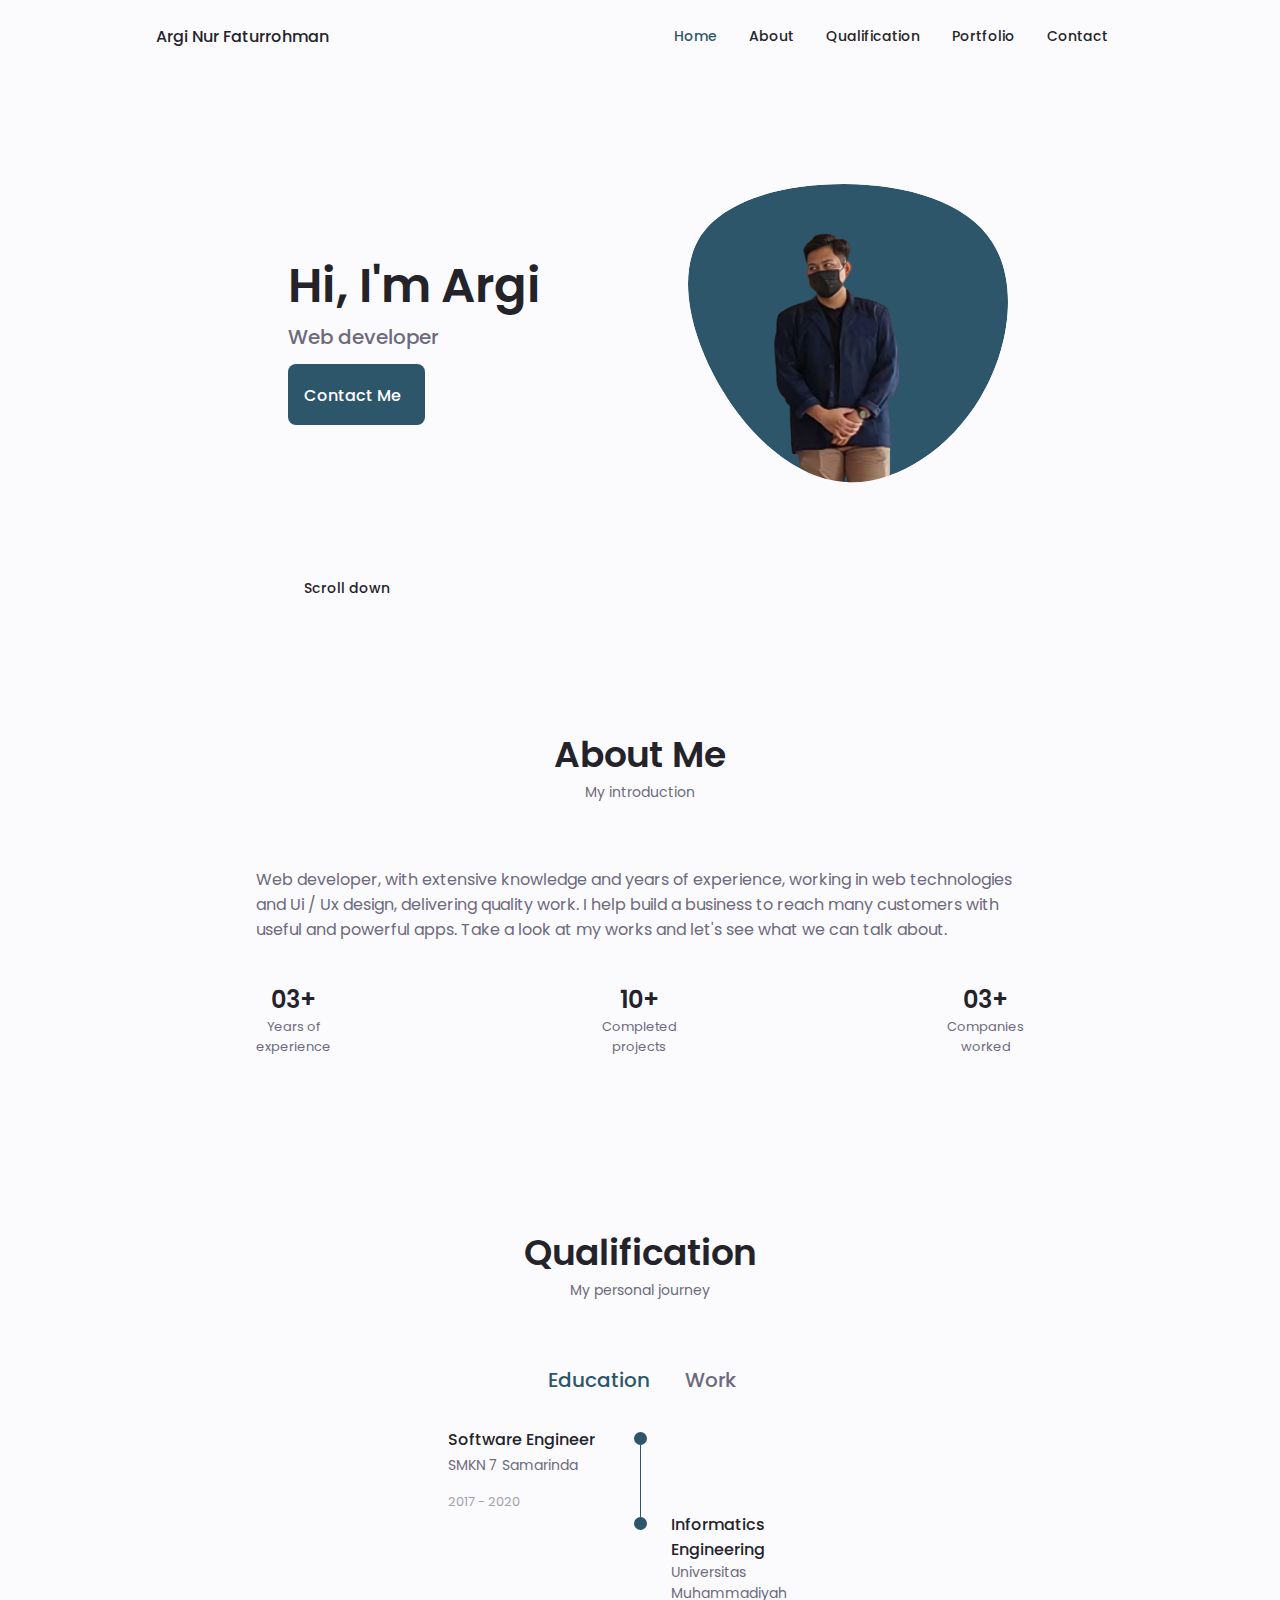
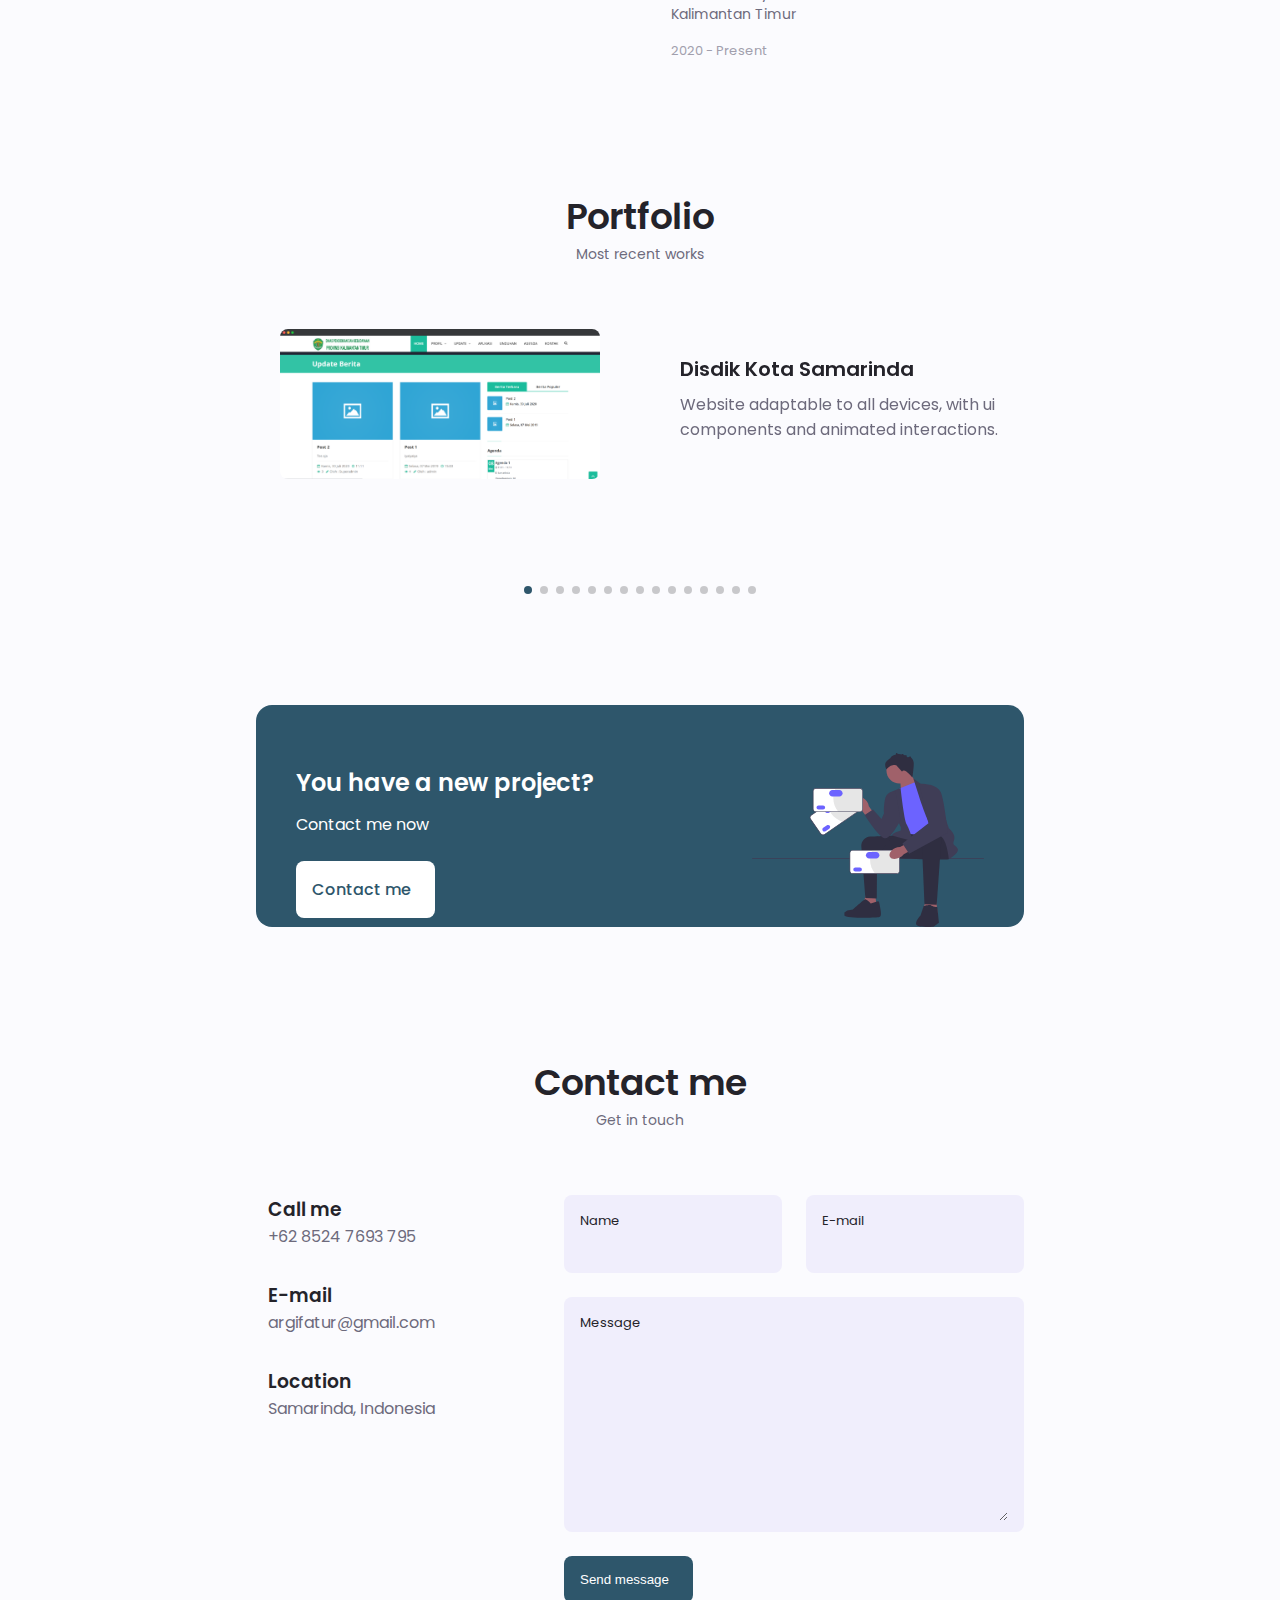
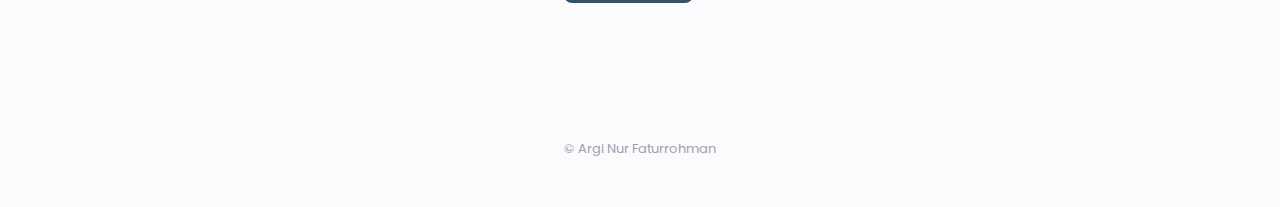
<file: index.html>
<!DOCTYPE html>
<html lang="en">

<head>
    <meta charset="UTF-8">
    <meta name="viewport" content="width=device-width, initial-scale=1.0">
    <meta charset="utf-8">
    <meta name="description" content="Argi Nur Faturrohman">
    <meta name="keywords" content="Argi Nur Faturrohman">
    <meta name="author" content="Argi Nur Faturrohman">
    <link rel="stylesheet" href="assets/css/swiper-bundle.min.css">
    <link rel="stylesheet" href="assets/css/styles.css">
    <link rel="stylesheet" href="https://unicons.iconscout.com/release/v4.0.0/css/line.css">
    <title>Argi Nur F. | Web Developer</title>
</head>

<body>
    <!--==================== HEADER ====================-->
    <header class="header" id="header">
        <nav class="nav container">
            <a href="#" class="nav__logo">Argi Nur Faturrohman</a>

            <div class="nav__menu" id="nav-menu">
                <ul class="nav__list grid">
                    <li class="nav__item">
                        <a href="#home" class="nav__link active-link">
                            <i class="uil uil-estate nav__icon"></i>Home
                        </a>
                    </li>
                    <li class="nav__item">
                        <a href="#about" class="nav__link">
                            <i class="uil uil-user nav__icon"></i>About
                        </a>
                    </li>
                    <!-- <li class="nav__item">
                        <a href="#skills" class="nav__link">
                            <i class="uil uil-file-alt nav__icon"></i>Skills
                        </a>
                    </li> -->
                    <li class="nav__item">
                        <a href="#qualification" class="nav__link">
                            <i class="uil uil-briefcase nav__icon"></i>Qualification
                        </a>
                    </li>
                    <li class="nav__item">
                        <a href="#portfolio" class="nav__link">
                            <i class="uil uil-scenery nav__icon"></i>Portfolio
                        </a>
                    </li>
                    <li class="nav__item">
                        <a href="#contact" class="nav__link">
                            <i class="uil uil-message nav__icon"></i>Contact
                        </a>
                    </li>
                </ul>
                <i class="uil uil-times nav__close" id="nav-close"></i>

            </div>

            <div class="nav__btns">

                <!-- Theme change button -->

                <i class="uil uil-moon change-theme" id="theme-button"></i>

                <div class="nav__toggle" id="nav-toggle">
                    <i class="uil uil-apps"> </i>

                </div>
            </div>
        </nav>
    </header>

    <!--==================== MAIN ====================-->
    <main class="main">
        <!--==================== HOME ====================-->
        <section class="home section" id="home">
            <div class="home__container container grid">
                <div class="home__content grid">
                    <div class="home__social">
                        <a href="https://linkedin.com/in/argifatur" target="_blank" class="home__social-icon">
                            <i class="uil uil-linkedin-alt"></i>
                        </a>
                        <a href="https://instagram.com/argi.nf" target="_blank" class="home__social-icon">
                            <i class="uil uil-instagram"></i>
                        </a>
                        <a href="mailto:argifatur@gmail.com" target="_blank" class="home__social-icon">
                            <i class="uil uil-google"></i>
                        </a>
                    </div>

                    <div class="home__img">
                        <svg class="home__blob" viewBox="0 0 200 187" xmlns="http://www.w3.org/2000/svg"
                        xmlns:xlink="http://www.w3.org/1999/xlink">
                        <mask id="mask0" mask-type="alpha">
                            <path d="M190.312 36.4879C206.582 62.1187 201.309 102.826 182.328 134.186C163.346 165.547 
                            130.807 187.559 100.226 186.353C69.6454 185.297 41.0228 161.023 21.7403 129.362C2.45775 
                            97.8511 -7.48481 59.1033 6.67581 34.5279C20.9871 10.1032 59.7028 -0.149132 97.9666 
                            0.00163737C136.23 0.303176 174.193 10.857 190.312 36.4879Z" />
                        </mask>
                        <g mask="url(#mask0)">
                            <path d="M190.312 36.4879C206.582 62.1187 201.309 102.826 182.328 134.186C163.346 
                            165.547 130.807 187.559 100.226 186.353C69.6454 185.297 41.0228 161.023 21.7403 
                            129.362C2.45775 97.8511 -7.48481 59.1033 6.67581 34.5279C20.9871 10.1032 59.7028 
                            -0.149132 97.9666 0.00163737C136.23 0.303176 174.193 10.857 190.312 36.4879Z" />
                            <image class="home__blob-img" x="20" y="18" xlink:href="assets/img/argi-perfil.png" />
                        </g>
                    </svg>
                </div>

                <div class="home__data">
                    <h1 class="home__title">Hi, I'm Argi</h1>
                    <h3 class="home__subtitle">Web developer</h3>
                    <!-- <p class="home__description">Experienced in web development and development knowledge, producing quality work.</p> -->
                    <a href="#contact" class="button button-flex">
                        Contact Me <i class="uil uil-message button__icon"></i>
                    </a>
                </div>
            </div>
            <div class="home__scroll">
                <a href="#about" class="home__scroll-button button--flex">
                    <i class="uil uil-mouse-alt-2 home__scroll-mouse"></i>
                    <span class="home__scroll-name">Scroll down</span>
                    <i class="uil uil-arrow-down home__scroll-arrow"></i>
                </a>
            </div>
        </div>
    </section>

    <!--==================== ABOUT ====================-->
     <section class="about section" id="about">
        <h2 class="section__title">About Me</h2>
        <span class="section__subtitle">My introduction</span>

        <div class="about__container container">
            <!-- <img src="assets/img/argi.jpeg" alt="" class="about__img"> -->

            <div class="about__data">
                <p class="about__description">Web developer, with extensive knowledge
                    and years of experience, working in web technologies and
                    Ui / Ux design, delivering quality work. I help build a business to reach many customers with useful and powerful apps. Take a look at my works and let's see what we can talk about.
                </p>

                <div class="about__info">
                    <div>
                        <span class="about__info-title">03+</span>
                        <span class="about__info-name">Years of <br> experience</span>
                    </div>

                    <div>
                        <span class="about__info-title">10+</span>
                        <span class="about__info-name">Completed <br> projects</span>
                    </div>

                    <div>
                        <span class="about__info-title">03+</span>
                        <span class="about__info-name">Companies <br> worked</span>
                    </div>
                </div>

               <!--  <div class="section__subtitle">
                    <a href="https://drive.google.com/file/d/1U139HPxBTvXrfEGvtjEPyv5CMjx3V2eF/view?usp=sharing" target="_blank" class="button button--flex">
                        Download CV<i class="uil uil-download-alt button__icon"></i>
                    </a>
                </div> -->
            </div>
        </div>

    </section>

    <!--==================== SKILLS ====================-->
    <!-- <section class="skills section" id="skills">
        <h2 class="section__title">Skills</h2>
        <span class="section__subtitle">My technical level</span>

        <div class="skills__container container grid">
            <div>
                <div class="skills__content skills__close">
                    <div class="skills__header">
                        <i class="uil uil-brackets-curly skills__icon"></i>

                        <div>
                            <h1 class="skills__title">Frontend developer</h1>
                            <span class="skills__subtitle">More than 4 years</span>
                        </div>

                        <i class="uil uil-angle-down skills__arrow"></i>
                    </div>

                    <div class="skills__list grid">
                        <div class="skills__data">
                            <div class="skills__titles">
                                <h3 class="skills__name">HTML</h3>
                            </div>
                        </div>

                        <div class="skills__data">
                            <div class="skills__titles">
                                <h3 class="skills__name">CSS</h3>
                            </div>
                        </div>

                        <div class="skills__data">
                            <div class="skills__titles">
                                <h3 class="skills__name">JavaScript</h3>
                            </div>
                        </div>

                        <div class="skills__data">
                            <div class="skills__titles">
                                <h3 class="skills__name">Vue</h3>
                            </div>
                        </div>
                        <div class="skills__data">
                            <div class="skills__titles">
                                <h3 class="skills__name">Bootstrap</h3>
                            </div>
                        </div>
                        <div class="skills__data">
                            <div class="skills__titles">
                                <h3 class="skills__name">Materialize</h3>
                            </div>
                        </div>
                    </div>
                </div>
                <div class="skills__content skills__open">
                    <div class="skills__header">
                        <i class="uil uil-server-network skills__icon"></i>

                        <div>
                            <h1 class="skills__title">Backend developer</h1>
                            <span class="skills__subtitle">More than 4 years</span>
                        </div>

                        <i class="uil uil-angle-down skills__arrow"></i>
                    </div>

                    <div class="skills__list grid">
                        <div class="skills__data">
                            <div class="skills__titles">
                                <h3 class="skills__name">PHP</h3>
                            </div>
                        </div>

                        <div class="skills__data">
                            <div class="skills__titles">
                                <h3 class="skills__name">CodeIgniter</h3>
                            </div>
                        </div>

                        <div class="skills__data">
                            <div class="skills__titles">
                                <h3 class="skills__name">Laravel</h3>
                            </div>
                        </div> 

                        <div class="skills__data">
                            <div class="skills__titles">
                                <h3 class="skills__name">NodeJS</h3>
                            </div>
                        </div>

                        <div class="skills__data">
                            <div class="skills__titles">
                                <h3 class="skills__name">Django</h3>
                            </div>
                        </div>
                    </div>
                </div>
                <div class="skills__content skills__close">
                    <div class="skills__header">
                        <i class="uil uil-github skills__icon"></i>

                        <div>
                            <h1 class="skills__title">Tools</h1>
                            <span class="skills__subtitle">More than 4 years</span>
                        </div>

                        <i class="uil uil-angle-down skills__arrow"></i>
                    </div>

                    <div class="skills__list grid">
                        <div class="skills__data">
                            <div class="skills__titles">
                                <h3 class="skills__name">GIT</h3>
                            </div>
                        </div>
                    </div>
                </div>
            </div>
        </div>


    </div>
</div>

</section> -->

<!--==================== QUALIFICATION ====================-->
<section class="qualification section" id="qualification">
    <h2 class="section__title">Qualification</h2>
    <span class="section__subtitle">My personal journey</span>

    <div class="qualification__container container">
        <div class="qualification__tabs">
            <div class="qualification__button button--flex qualification__active" data-target='#education'>
                <i class="uil uil-graduation-cap qualification__icon"></i>
                Education
            </div>

            <div class="qualification__button button--flex" data-target="#work">
                <i class="uil uil-briefcase-alt qualification__icon"></i>
                Work
            </div>
        </div>

        <div class="qualification__sections">
            <!--==================== QUALIFICATION CONTENT 1 ====================-->
            <div class="qualification__content qualification__active" data-content id="education">
                <!--==================== QUALIFICATION 1 ====================--> 
                <div class="qualification__data">
                    <div>
                        <h3 class="qualification__title">Software Engineer</h3>
                        <span class="qualification__subtitle">SMKN 7 Samarinda</span>
                        <div class="qualification__calendar">
                            <i class="uil uil-calendar-alt"></i>
                            2017 - 2020
                        </div>
                    </div>

                    <div>
                        <span class="qualification__rounder"></span>
                        <span class="qualification__line"></span>
                    </div>
                </div>

                <!--==================== QUALIFICATION 2 ====================--> 
                <div class="qualification__data">
                    <div></div>
                    <div>
                        <span class="qualification__rounder"></span>
<!--              <span class="qualification__line"></span>
-->         </div>

<div>
    <h3 class="qualification__title">Informatics Engineering</h3>
    <span class="qualification__subtitle">Universitas Muhammadiyah Kalimantan Timur</span>
    <div class="qualification__calendar">
        <i class="uil uil-calendar-alt"></i>
        2020 - Present
    </div>
</div>
</div> 
</div>

<!--==================== QUALIFICATION CONTENT 2 ====================-->
<div class="qualification__content" data-content id="work">
    <!--==================== QUALIFICATION 1 ====================--> 
    <div class="qualification__data">
        <div>
            <h3 class="qualification__title">Programmer Intern</h3>
            <span class="qualification__subtitle">CV. Rimbun Komputindo</span>
            <div class="qualification__calendar">
                <i class="uil uil-calendar-alt"></i>
                2018 - 2019
            </div>
        </div>

        <div>
            <span class="qualification__rounder"></span>
            <span class="qualification__line"></span>
        </div>
    </div>

    <!--==================== QUALIFICATION 2 ====================--> 
    <div class="qualification__data">
        <div></div>
        <div>
            <span class="qualification__rounder"></span>
            <span class="qualification__line"></span>
        </div>

        <div>
            <h3 class="qualification__title">Junior Programmer</h3>
            <span class="qualification__subtitle">Utamaweb</span>
            <div class="qualification__calendar">
                <i class="uil uil-calendar-alt"></i>
                2019 - 2020
            </div>
        </div>
    </div> 

    <!--==================== QUALIFICATION 3 ====================--> 
    <div class="qualification__data">
        <div>
            <h3 class="qualification__title">Software Developer</h3>
            <span class="qualification__subtitle">CV. Zeen IT Solution</span>
            <div class="qualification__calendar">
                <i class="uil uil-calendar-alt"></i>
                2020 - 2021
            </div>
        </div>

        <div>
            <span class="qualification__rounder"></span>
            <span class="qualification__line"></span>
        </div>
    </div> 

    <!--==================== QUALIFICATION 4 ====================--> 
    <div class="qualification__data">
        <div></div>
        <div>
            <span class="qualification__rounder"></span>
            <span class="qualification__line"></span>
        </div>

        <div>
            <h3 class="qualification__title">Programmer Intern</h3>
            <span class="qualification__subtitle">PT. Trinity Auto</span>
            <div class="qualification__calendar">
                <i class="uil uil-calendar-alt"></i>
                2020 - 2021
            </div>
        </div>
    </div> 

    <!--==================== QUALIFICATION 5 ====================--> 
    <div class="qualification__data">
        <div>
            <h3 class="qualification__title">Freelance Web Developer</h3>
            <span class="qualification__subtitle">-</span>
            <div class="qualification__calendar">
                <i class="uil uil-calendar-alt"></i>
                2020 - Present
            </div>
        </div>

        <div>
            <span class="qualification__rounder"></span>
            <!-- <span class="qualification__line"></span> -->
        </div>
    </div> 

</div> 

</div>
</div>
</section>

<!--==================== PORTFOLIO ====================-->
<section class="portfolio section" id="portfolio">

    <h2 class="section__title">Portfolio</h2>
    <span class="section__subtitle">Most recent works</span>

    <div class="portfolio__container container swiper-container">
        <div class="swiper-wrapper">

            <div class="portfolio__content grid swiper-slide">
                <img src="assets/img/project/1.jpg" alt="" class="portfolio__img">

                <div class="portfolio_">
                    <h3 class="portfolio__title">Disdik Kota Samarinda</h3>
                    <p class="portfolio__description">Website adaptable to all devices, 
                    with ui components and animated interactions.</p>
                    <!-- <a href="#" class="button button--flex button--small portfolio__button">
                        Demo
                        <i class="uil uil-arrow-right button__icon"></i>
                    </a> -->
                </div>
            </div>

            <div class="portfolio__content grid swiper-slide">
                <img src="assets/img/project/2.jpg" alt="" class="portfolio__img">

                <div class="portfolio_">
                    <h3 class="portfolio__title">Profile Web @hmblstore.id</h3>
                    <p class="portfolio__description">Profile Website for business stuff for @hmblstore.id</p>
                    <!-- <a href="#" class="button button--flex button--small portfolio__button">
                        Demo
                        <i class="uil uil-arrow-right button__icon"></i>
                    </a> -->
                </div>
            </div>

            <div class="portfolio__content grid swiper-slide">
                <img src="assets/img/project/4.jpg" alt="" class="portfolio__img">

                <div class="portfolio_">
                    <h3 class="portfolio__title">Employee Meal Ration Manager</h3>
                    <p class="portfolio__description">Application based on website with scanner ID Card for the employees.</p>
                    <!-- <a href="#" class="button button--flex button--small portfolio__button">
                        Demo
                        <i class="uil uil-arrow-right button__icon"></i>
                    </a> -->
                </div>
            </div>

            <div class="portfolio__content grid swiper-slide">
                <img src="assets/img/project/5.jpg" alt="" class="portfolio__img">

                <div class="portfolio_">
                    <h3 class="portfolio__title">Al - Amin Mosque</h3>
                    <p class="portfolio__description">Profile Website for information stuff for Al - Amin Mosque at Samarinda</p>
                    <!-- <a href="#" class="button button--flex button--small portfolio__button">
                        Demo
                        <i class="uil uil-arrow-right button__icon"></i>
                    </a> -->
                </div>
            </div>

            <div class="portfolio__content grid swiper-slide">
                <img src="assets/img/project/6.jpg" alt="" class="portfolio__img">

                <div class="portfolio_">
                    <h3 class="portfolio__title">Online Auction</h3>
                    <p class="portfolio__description">Online Auction Website for fashion stuff.</p>
                    <!-- <a href="#" class="button button--flex button--small portfolio__button">
                        Demo
                        <i class="uil uil-arrow-right button__icon"></i>
                    </a> -->
                </div>
            </div>

            <div class="portfolio__content grid swiper-slide">
                <img src="assets/img/project/7.jpg" alt="" class="portfolio__img">

                <div class="portfolio_">
                    <h3 class="portfolio__title">Profile Website Energi Saputra Indonesia</h3>
                    <p class="portfolio__description">Profile Website for business stuff for ESI.</p>
                    <!-- <a href="#" class="button button--flex button--small portfolio__button">
                        Demo
                        <i class="uil uil-arrow-right button__icon"></i>
                    </a> -->
                </div>
            </div>

            <div class="portfolio__content grid swiper-slide">
                <img src="assets/img/project/8.jpg" alt="" class="portfolio__img">

                <div class="portfolio_">
                    <h3 class="portfolio__title">UMKM Portal Samarinda Seberang</h3>
                    <p class="portfolio__description">Portal Website for UMKM Samarinda Seberang</p>
                    <!-- <a href="#" class="button button--flex button--small portfolio__button">
                        Demo
                        <i class="uil uil-arrow-right button__icon"></i>
                    </a> -->
                </div>
            </div>

            <div class="portfolio__content grid swiper-slide">
                <img src="assets/img/project/9.jpg" alt="" class="portfolio__img">

                <div class="portfolio_">
                    <h3 class="portfolio__title">Profile Website Arjuna AC</h3>
                    <p class="portfolio__description">Profile Website for business stuf Arjuna AC Samarinda (Profile & Estimation)</p>
                    <!-- <a href="#" class="button button--flex button--small portfolio__button">
                        Demo
                        <i class="uil uil-arrow-right button__icon"></i>
                    </a> -->
                </div>
            </div>

            <div class="portfolio__content grid swiper-slide">
                <img src="assets/img/project/10.jpg" alt="" class="portfolio__img">

                <div class="portfolio_">
                    <h3 class="portfolio__title">SMP Bhakti School Registration</h3>
                    <p class="portfolio__description">SMP Bhakti School Registration for new student</p>
                    <!-- <a href="#" class="button button--flex button--small portfolio__button">
                        Demo
                        <i class="uil uil-arrow-right button__icon"></i>
                    </a> -->
                </div>
            </div>

            <div class="portfolio__content grid swiper-slide">
                <img src="assets/img/project/11.jpg" alt="" class="portfolio__img">

                <div class="portfolio_">
                    <h3 class="portfolio__title">Foundation Website Geser Ya Poris Gaga</h3>
                    <p class="portfolio__description">Foundation Website for donation Geser Ya Poris Gaga</p>
                    <!-- <a href="#" class="button button--flex button--small portfolio__button">
                        Demo
                        <i class="uil uil-arrow-right button__icon"></i>
                    </a> -->
                </div>
            </div>

            <div class="portfolio__content grid swiper-slide">
                <img src="assets/img/project/12.jpg" alt="" class="portfolio__img">

                <div class="portfolio_">
                    <h3 class="portfolio__title">Travel Document Apps</h3>
                    <p class="portfolio__description">Travel Document for BT Group Company, manage incoming outcomint invoice</p>
                    <!-- <a href="#" class="button button--flex button--small portfolio__button">
                        Demo
                        <i class="uil uil-arrow-right button__icon"></i>
                    </a> -->
                </div>
            </div>

            <div class="portfolio__content grid swiper-slide">
                <img src="assets/img/project/13.jpg" alt="" class="portfolio__img">

                <div class="portfolio_">
                    <h3 class="portfolio__title">SIRAM</h3>
                    <p class="portfolio__description">Sistem Informasi Resep Aneka Masakan merupakan aplikasi berbasis website yang dibuat menggunakan teknologi framework Django. Situs ini menyediakan berbagai informasi terkait resep masakan.</p>
                    <!-- <a href="#" class="button button--flex button--small portfolio__button">
                        Demo
                        <i class="uil uil-arrow-right button__icon"></i>
                    </a> -->
                </div>
            </div>

            <div class="portfolio__content grid swiper-slide">
                <img src="assets/img/project/14.jpg" alt="" class="portfolio__img">

                <div class="portfolio_">
                    <h3 class="portfolio__title">Studio Foto Web Profil</h3>
                    <p class="portfolio__description">Website Profile Studio Foto menyediakan informasi bisnis terkait studio foto MANTIKA.</p>
                    <!-- <a href="#" class="button button--flex button--small portfolio__button">
                        Demo
                        <i class="uil uil-arrow-right button__icon"></i>
                    </a> -->
                </div>
            </div>

            <div class="portfolio__content grid swiper-slide">
                <img src="assets/img/project/15.jpg" alt="" class="portfolio__img">

                <div class="portfolio_">
                    <h3 class="portfolio__title">UMKT Website</h3>
                    <p class="portfolio__description">Website Profile UMKT yang menyediakan informasi seputar akademik di lingkungan UMKT & Internasional.</p>
                    <!-- <a href="#" class="button button--flex button--small portfolio__button">
                        Demo
                        <i class="uil uil-arrow-right button__icon"></i>
                    </a> -->
                </div>
            </div>

            <div class="portfolio__content grid swiper-slide">
                <img src="assets/img/project/16.jpg" alt="" class="portfolio__img" style="width: 400px; height: 200px; object-fit: contain;">

                <div class="portfolio_">
                    <h3 class="portfolio__title">E-Wal Mobile Apps</h3>
                    <p class="portfolio__description">Aplikasi E-Wallet berbasis aplikasi mobile yang dibuat menggunakan flutter & REST API.</p>
                    <!-- <a href="#" class="button button--flex button--small portfolio__button">
                        Demo
                        <i class="uil uil-arrow-right button__icon"></i>
                    </a> -->
                </div>
            </div>

        </div>

        <!-- add arrows-->
        <div class="swiper-button-next">
            <i class="uil uil-angle-right-b swiper-portfolio-icon"></i>
        </div>

        <div class="swiper-button-prev">
            <i class="uil uil-angle-left-b swiper-portfolio-icon"></i>
        </div>

        <!-- Add Pagination -->
        <div class="swiper-pagination"></div>


    </div>

</section>

<!--==================== PROJECT IN MIND ====================-->
<section class="project section">

    <div class="project__bg">
        <div class="project__container container grid">
            <div class="project__data">
                <h2 class="project__title">You have a new project?</h2>
                <p class="project__description">Contact me now</p>
                <a href="#contact" class="button button--flex button--white">Contact me <i class="uil uil-message project__icon button__icon"></i></a>
                
            </div>

            <img src="assets/img/project.svg" alt="" class="project__img">
        </div>
    </div>

</section>

<!--==================== CONTACT ME ====================-->
<section class="contact section" id="contact">
    <h2 class="section__title">Contact me</h2>
    <span class="section__subtitle">Get in touch</span>

    <div class="contact__container container grid">
        <div>
            <div class="contact__information">
                <i class="uil uil-phone-alt contact__icon"></i>

                <div>
                    <h3 class="contact__title">Call me</h3>
                    <span class="contatc__subtitle">+62 8524 7693 795</span>
                </div>
            </div>

            <div class="contact__information">
                <i class="uil uil-envelope contact__icon"></i>

                <div>
                    <h3 class="contact__title">E-mail</h3>
                    <span class="contatc__subtitle">argifatur@gmail.com</span>
                </div>
            </div>

            <div class="contact__information">
                <i class="uil uil-map-marker contact__icon"></i>

                <div>
                    <h3 class="contact__title">Location</h3>
                    <span class="contatc__subtitle">Samarinda, Indonesia</span>
                </div>
            </div>
        </div>

        <form action="https://formspree.io/f/xvovyajj" method="POST" class="contact__form grid">
            <div class="contact__inputs grid">
                <div class="contact__content">
                    <label for="" class="contact__label">Name</label>
                    <input type="text" name="name" required class="contact__input">
                </div>

                <div class="contact__content">
                    <label for="" class="contact__label">E-mail</label>
                    <input type="email" name="email" required class="contact__input">
                </div>
            </div>

            <div class="contact__content">
                <label for="" class="contact__label">Message</label>
                <textarea name="message" id="" cols="0" required rows="7" class="contact__input"></textarea>
            </div>

            <div>
                <button type="submit" style="border: none;" class="button button--flex">
                    Send message
                    <i class="uil uil-message button__icon"></i>
                </button>
            </div>
        </form>
    </div>

</section>
</main>

<!--==================== FOOTER ====================-->
<footer class="footer">

        <p class="footer__copy">&#169; Argi Nur Faturrohman</p>

</footer>

<!--==================== SCROLL TOP ====================-->
<a href="#" class="scrollup" id="scroll-up">
    <i class="uil uil-arrow-up scrollup__icon"></i>
</a>


<!--==================== SWIPER JS ====================-->
<script src="assets/js/swiper-bundle.min.js"></script>

<!--==================== MAIN JS ====================-->
<script src="assets/js/main.js"></script>
</body>

</html>
</file>
<file: assets/css/styles.css>
/*==================== GOOGLE FONTS ====================*/
@import url('https://fonts.googleapis.com/css2?family=Poppins:wght@400;500;600&display=swap');

/*==================== VARIABLES CSS ====================*/
:root {
    --header-height: 3rem;

    /*========== Colors ==========*/
    /* Change favorite color */
    --hue-color: 250; /*Purple 250 - Green 142 - Blue 230 - Pink 340*/

    /* HSL color mode */
    --first-color: hsl(201,40%,30%);
    /*--first-color: hsl(var(--hue-color), 69%, 61%);*/
    --first-color-second: hsl(201,40%,30%);
    /*--first-color-alt: hsl(var(--hue-color), 57%, 53%);*/
    --first-color-alt: hsl(209,70%,21%);
    --first-color-lighter: hsl(var(--hue-color), 92%, 85%);
    --title-color: hsl(var(--hue-color), 9%, 15%);
    --text-color: hsl(var(--hue-color), 8%, 45%);
    --text-color-light: hsl(var(--hue-color), 8%, 65%);
    --input-color: hsl(var(--hue-color), 70%, 96%);
    --body-color: hsl(var(--hue-color), 60%, 99%);
    --container-color: hsl(var(--hue-color), 100%, 98%);
    --scroll-bar-color: hsl(var(--hue-color), 12%, 90%);
    --scroll-thumb-color: hsl(var(--hue-color), 12%, 80%);

    /*========== Font and typography ==========*/
    --body-font: 'Poppins', sans-serif;

    /* .5rem = 8px, 1rem = 16px, 1.5rem = 24px ... */
    --big-font-size: 2rem;
    --h1-font-size: 1.5rem;
    --h2-font-size: 1.25rem;
    --h3-font-size: 1.125rem;
    --normal-font-size: .938rem;
    --small-font-size: .813rem;
    --smaller-font-size: .75rem;

    /*========== Font weight ==========*/
    --font-medium: 500;
    --font-semi-bold: 600;

    /*========== Margenes Bottom ==========*/
    /* .25rem = 4px, .5rem = 8px, .75rem = 12px ... */
    --mb-0-25: .25rem;
    --mb-0-5: .5rem;
    --mb-0-75: .75rem;
    --mb-1: 1rem;
    --mb-1-5: 1.5rem;
    --mb-2: 2rem;
    --mb-2-5: 2.5rem;
    --mb-3: 3rem;

    /*========== z index ==========*/
    --z-tooltip: 10;
    --z-fixed: 100;
    --z-modal: 1000;
}

/* Font size for large devices */
@media screen and (min-width: 968px) {
    :root {
        --big-font-size: 3rem;
        --h1-font-size: 2.25rem;
        --h2-font-size: 1.5rem;
        --h3-font-size: 1.25rem;
        --normal-font-size: 1rem;
        --small-font-size: .875rem;
        --smaller-font-size: .813rem;
    }
}

/*========== Variables Dark theme ==========*/
body.dark-theme {
    /* HSL color mode */
--first-color-second: hsl(var(--hue-color), 30%, 8%);
--title-color: hsl(var(--hue-color), 8%, 95%);
--text-color: hsl(var(--hue-color), 8%, 45%);
--text-color-light: hsl(var(--hue-color), 8%, 75%);
--input-color: hsl(var(--hue-color), 29%, 16%);
--body-color: hsl(var(--hue-color), 28%, 12%);
--container-color: hsl(var(--hue-color), 29%, 16%);
--scroll-bar-color: hsl(var(--hue-color), 12%, 48%);
--scroll-thumb-color: hsl(var(--hue-color), 12%, 36%);
}


/*========== Button Dark/Light ==========*/
.nav__btns {
    display: flex;
    align-items: center;

}

.change-theme {
    font-size: 1.25rem;
    color: var(--title-color);
    margin-right: var(--mb-1);
    cursor: pointer;
}

.change-theme:hover {
    color: var(--first-color);
}



/*==================== BASE ====================*/
* {
    box-sizing: border-box;
    padding: 0;
    margin: 0;
}

html {
    scroll-behavior: smooth;
}

body {
    margin: 0 0 var(--header-height) 0;
    font-family: var(--body-font);
    font-size: var(--normal-font-size);
    background-color: var(--body-color);
    color: var(--text-color);
}

h1, h2, h3, h4 {
    color: var(--title-color);
    font-weight: var(--font-semi-bold);
}

ul {
    list-style: none;
}

a {
    text-decoration: none;
}

img {
    max-width: 100%;
    height: auto;
}

/*==================== REUSABLE CSS CLASSES ====================*/
.section {
    padding: 2rem 0 4rem;

}

.section__title {
    font-size: var(--h1-font-size);
}

.section__subtitle {
    display: block;
    font-size: var(--small-font-size);
    margin-bottom: var(--mb-3);
}

.section__title, .section__subtitle {
    text-align: center;
}

/*==================== LAYOUT ====================*/
.container {
    max-width: 768px;
    margin-left: var(--mb-1-5);
    margin-right: var(--mb-1-5);
}

.grid {
    display: grid;
    gap: 1.5rem;
}

.header {
    width: 100%;
    position: fixed;
    bottom: 0;
    left: 0;
    z-index: var(--z-fixed);
    background-color: var(--body-color);

}

/*==================== NAV ====================*/

.nav {
    max-width: 968px;
    height: var(--header-height);
    display: flex;
    justify-content: space-between;
    align-items: center; 

}

.nav__logo, .nav__toggle {
    color: var(--title-color);
    font-weight: var(--font-medium);
}

.nav__logo:hover {
    color: var(--first-color)
}

.nav__toggle {
    font-size: 1.1rem;
    cursor: pointer;

}

.nav__toggle:hover {
    color: var(--first-color);
}

@media screen and (max-width: 767px) {
    .nav__menu {
        position: fixed;
        bottom: -100%;
        left: 0;
        width: 100%;
        background-color: var(--body-color);
        padding: 2rem, 1.5rem, 4rem;
        box-shadow: 0 -1px 4px rgba(0,0,0,.15);
        border-radius: 1.5rem 1.5rem 0 0;
        transition: .3s;
    }
}

.nav__list {
    grid-template-columns: repeat(3, 1fr);
    gap: 2rem;
}

.nav__link {
    display: flex;
    flex-direction: column;
    align-items: center;
    font-size: var(--small-font-size);
    color: var(--title-color);
    font-weight: var(--font-medium);

}

.nav__link:hover {
    color: var(--first-color);
}

.nav__icon {
    font-size: 1.2rem;
}

.nav__close {
    position: absolute;
    right: 1.3rem;
    bottom: .5rem;
    font-size: 1.5rem;
    cursor: pointer;
    color: var(--first-color)
}

.nav__close:hover {
    color: var(--first-color-alt)
}
/* show menu */
.show-menu{
    bottom: 0
}

/* Active link */
.active-link {
    color: var(--first-color);
}

/* Change background header */
.scroll-header {
    box-shadow: 0 -1px 4px rgba(0,0,0, .15);
    
}

/*==================== HOME ====================*/
.home__container {
    gap: 1rem;
}

.home__content{
    grid-template-columns: .5fr 3fr;
    padding-top: 3.5rem;
    align-items: center;
}



.home__social {
    display: grid;
    grid-template-columns: max-content;
    row-gap: 1rem;
}

.home__social-icon {
    font-size: 1.25rem;
    color: var(--first-color);
}

.home__social-icon:hover {
    color: var(--first-color-alt)
}

.home__blob {
    width: 200px;
    fill: var(--first-color);
}

.home__blob-img {
    width: 170px;
}

.home__data {
    grid-column: 1/3;
}

.home__title {
    font-size: var(--big-font-size);
}

.home__subtitle {
    font-size: var(--h3-font-size);
    color: var(--text-color);
    font-weight: var(--font-medium);
    margin-bottom: var(--mb-0-75);
}

.home__description {
    margin-bottom: var(--mb-2);
}

.home__scroll {
    /* display: none; */
}

.home__scroll-button {
    color: var(--first-color);
    transition: 3s;

}

.home__scroll-button:hover {
    transform: translateY(0.25rem);
}

.home__scroll-mouse {
    font-size: 2rem;

}

.home__scroll-name {
    font-size: var(--small-font-size);
    color: var(--title-color);
    font-weight: var(--font-medium);
    margin-right: var(--mb-0-25);

}

.home__scroll-arrow {
    font-size: 1.25rem;

}
/*==================== BUTTONS ====================*/

.button {
    display: inline-block;
    background-color: var(--first-color);
    color: #FFFF;
    padding: 1rem;
    border-radius: .5rem;
    font-weight: var(--font-medium);

}

.button:hover {
    background-color: var(--first-color-alt);
}

.button__icon {
    font-size: 1.2rem;
    margin-left: var(--mb-0-5);
    transition: .3s;
}

.button--white {
    background-color: #FFF;
    color: var(--first-color)
}

.button--white:hover {
    background-color: #FFF;
}

.button--flex {
    display: inline-flex;
    align-items: center;
    transition: .3s;

}

.button--small {
    padding: .75rem 1rem;
}

.button--link {
    padding: 0;
    background-color: transparent;
    color: var(--first-color);
}

.button--link:hover {
    background-color: transparent;
    color: var(--first-color-alt);
}


/*==================== ABOUT ====================*/
.about__img {
    width: 200px;
    border-radius: .5rem;
    justify-self: center;
    align-self: center;

}

.about__description {
    text-align: center;
    margin-bottom: var(--mb-2-5);

}

.about__info {
    display: flex;
    justify-content: space-evenly;
    margin-bottom: var(--mb-2-5);
}

.about__info-title {
    font-size: var(--h2-font-size);
    font-weight: var(--font-semi-bold);
    color: var(--title-color);
}

.about__info-name {
    font-size: var(--smaller-font-size);

}

.about__info-title, .about__info-name {
    display: block;
    text-align: center;

}

.about__buttons {
    display: flex;
    justify-content: center;
}

/*==================== SKILLS ====================*/
.skills__container {
    row-gap: 0;
}

.skills__header {
    display: flex;
    align-items: center;
    margin-bottom: var(--mb-2-5);
    cursor: pointer;
}

.skills__icon, .skills__arrow {
    font-size: 2rem;
    color: var(--first-color);

}

.skills__icon {
    margin-right: var(--mb-0-75);

}

.skills__title {
    font-size: var(--h3-font-size);
}

.skills__subtitle {
    font-size: var(--small-font-size);
    color: var(--text-color-light);

}

.skills__arrow {
    margin-left: auto;
    transition: .4s;

}

.skills__list {
    row-gap: 1.5rem;
    padding-left: 2.7rem;
}

.skills__titles {
    display: flex;
    justify-content: space-between;
    margin-bottom: var(--mb-0-5)
}

.skills__name {
    font-size: var(--normal-font-size);
    font-weight: var(--font-medium);
}

.skills__bar, .skills__percentage {
    height: 5px;
    border-radius: .25rem;

}

.skills__bar {
    background-color: var(--first-color-lighter);

}

.skills__percentage {
    display: block;
    background-color: var(--first-color);
}

.skills__html {
    width: 100%;
}

.skills__close .skills__list {
    
    height: 0;
    overflow: hidden;

}

.skills__open .skills__list {
    height: max-content;
    margin-bottom: var(--mb-2-5);

}

.skills__open .skills__arrow {
    transform: rotate(-180deg);
}
/*==================== QUALIFICATION ====================*/
.qualification__tabs {
    display: flex;
    justify-content: space-evenly;
    margin-bottom: var(--mb-2)
}

.qualification__button {
    font-size: var(--h3-font-size);
    font-weight: var(--font-medium);
    cursor: pointer
}

.qualification__button:hover {
    color: var(--first-color);
}

.qualification__icon {
    font-size: 1.8rem;
    margin-right: var(--mb-0-25);
}

.qualification__data {
    display: grid;
    grid-template-columns: 1fr max-content 1fr;
    column-gap: 1.5rem;
}

.qualification__title {
    font-size: var(--normal-font-size);
    font-weight: var(--font-medium);
}

.qualification__subtitle {
    display: inline-block;
    font-size: var(--small-font-size);
    margin-bottom: var(--mb-1);
}

.qualification__calendar {
    font-size: var(--smaller-font-size);
    color: var(--text-color-light);
    /* margin-bottom: var(--mb-1) */

}

.qualification__rounder {
    display: inline-block;
    width: 13px;
    height: 13px;
    background-color: var(--first-color);
    border-radius: 50%;
}

.qualification__line {
    display: block;
    width: 1px;
    height: 100%;
    background-color: var(--first-color);
    transform: translate(6px, -7px)
}

.qualification__content[data-content] {
    display: none;

}

.qualification__active[data-content] {
    display: block;
}

.qualification__button.qualification__active {
    color: var(--first-color)
}



/*==================== SERVICES ====================*/
.services__container {
    gap: 1.5rem;
    grid-template-columns: repeat(2, 1fr);
}

.services__content {
    position: relative;
    background-color: var(--container-color);
    padding: 3.5rem .5rem 1.25rem 1.5rem;
    border-radius: .25rem;
    box-shadow: 0 2px 4px rgba(0,0,0,.15);
    transition: .3s;
}

.services__content:hover {
    box-shadow: 0 4px 8px rgba(0,0,0, .30)
}

.services__icon {
    display: block;
    font-size: 1.5rem;
    color: var(--first-color);
    margin-bottom: var(--mb-1);
}

.services__title {
    font-size: var(--h3-font-size);
    margin-bottom: var(--mb-1);
    font-weight: var(--font-medium);
}

.services__button {
    cursor: pointer;
    font-size: var(--small-font-size);
}

.services__button:hover .button__icon {
    transform: translateX(.25rem);
}

.services__modal {
    position: fixed;
    top: 0;
    left: 0;
    right: 0;
    bottom: 0;
    background-color: rgba(0, 0, 0, .5);
    display: flex;
    align-items: center;
    justify-content: center;
    padding: 0 1rem;
    z-index: var(--z-modal);
    opacity: 0; 
    visibility: hidden;
    transition: .3s
}

.services__modal-content {
    position: relative;
    background-color: var(--container-color);
    padding: 1.5rem;
    border-radius: .5rem;
}

.services__modal-services {
    row-gap: 1rem;
}

.services__modal-service {
    display: flex;
}

.services__modal-title {
    font-size: var(--h3-font-size);
    font-weight: var(--font-medium);
    margin-bottom: var(--mb-1-5);
}

.services__modal-close {
    position: absolute;
    top: 1rem;
    right: 1rem;
    font-size: 1.5rem;
    color: var(--first-color);
    cursor: pointer;
}

.services__modal-icon {
    color: var(--first-color);
    margin-right: var(--mb-0-25);

}

/* Active Modal */
.active-modal {
    opacity: 1;
    visibility: visible;
}

/*==================== PORTFOLIO ====================*/
.portfolio__container {
    overflow: initial;
}

.portfolio__content {
    padding: 0 1.5rem;
}

.portfolio__img {
    width: 265px;
    border-radius: .5rem;
    justify-self: center;
}

.portfolio__title {
    font-size: var(--h3-font-size);
    margin-bottom: var(--mb-0-5);
}

.portfolio__description {
    margin-bottom: var(--mb-0-75);
}

.portfolio__button:hover .button__icon {
    transform: translateX(.25rem);
}

.swiper-button-prev::after, .swiper-button-next::after {
    content: '';
}

.swiper-portfolio-icon {
    font-size: 2rem;
    color: var(--first-color);
}

.swiper-button-prev {
    left: -.5rem;
}

.swiper-button-next {
    right: -.5rem;
}

.swiper-container-horizontal > .swiper-pagination-bullets {
    bottom: -2.5rem;
}

.swiper-pagination-bullet-active {
    background-color: var(--first-color);

}

.swiper-button-prev, 
.swiper-button-next,
.swiper-pagination-bullet {
    outline: none;
}
/*==================== PROJECT IN MIND ====================*/
.project {
    text-align: center;
}

.project__bg {
    background-color: var(--first-color-second);
    padding-top: 3rem;
}

.project__title {
    font-size: var(--h2-font-size);
    margin-bottom: var(--mb-0-75);
}

.project__description {
    margin-bottom: var(--mb-1-5);

}

.project__title, .project__description {
    color: #FFF;
}

.project__img {
    width: 232px;
    justify-self: center;
}

/*==================== TESTIMONIAL ====================*/
.testimonial__data, .testimonial__header {
    display: flex;
}

.testimonial__data {
    justify-content: space-between;
    margin-bottom: var(--mb-1);
}

.testimonial__img {
    width: 60px;
    height: 60px;
    border-radius: 50%;
    margin-right: var(--mb-0-75);
}

.testimonial__name {
    font-size: var(--h3-font-size);
    font-weight: var(--font-medium);
}

.testimonial__client {
    font-size: var(--small-font-size);
    color: var(--text-color-light);
}

.testimonial__description {
    margin-bottom: var(--mb-2-5);
}

.testimonial__icon-star {
    color: var(--first-color)
}

.swiper-container .swiper-pagination-testimonial {
    bottom: 0
}

/*==================== CONTACT ME ====================*/
.contact__container {
    row-gap: 3rem;
}

.contact__information {
    display: flex;
    margin-bottom: var(--mb-2)
}

.contact__icon {
    font-size: 1.5rem;
    color: var(--first-color);
    margin-right: var(--mb-0-75);
}

.content__title {
    font-size: var(--h3-font-size);
    font-weight: var(--font-medium);
}

.contact__subtitle {
    font-size: var(--small-font-size);
    color: var(--text-color-light);
}

.contact__content {
    background-color: var(--input-color);
    border-radius: .5rem;
    padding: .75rem 1rem .25rem;
}

.contact__label {
    font-size: var(--smaller-font-size);
    color: var(--title-color);
}

.contact__input {
    width: 100%;
    background-color: var(--input-color);
    color: var(--text-color);
    font-family: var(--body-font);
    font-size: var(--normal-font-size);
    border: none;
    outline: none;
    padding: .25rem .5rem .5rem 0;
}

/*==================== FOOTER ====================*/
.footer {
    padding-top: 2rem;
}

.footer__container {
    row-gap: 3.5rem;
}

.footer__bg {
    background-color: var(--first-color-second);
    padding: 2rem 0 3rem;
}

.footer__title {
    font-size: var(--h1-font-size);
    margin-bottom: var(--mb-0-25);

}

.footer__subtitle {
    font-size: var(--small-font-size);
}

.footer__links {
    display: flex;
    flex-direction: column;
    row-gap: 1.5rem;
}

.footer__link:hover {
    color: var(--first-color-lighter);
}

.footer__social {
    font-size: 1.25rem;
    margin-right: var(--mb-1-5);
}

.footer__social:hover {
    color: var(--first-color-lighter);
}

.footer__copy {
    font-size: var(--smaller-font-size);
    text-align: center;
    color: var(--text-color-light);
    margin-top: var(--mb-3)
}

.footer__title,
.footer__subtitle,
.footer__link,
.footer__social {
    color: #FFF;
}

/*========== SCROLL UP ==========*/
.scrollup {
    position: fixed;
    right: 1rem;
    bottom: -20%;
    background-color: var(--first-color);
    opacity: .8;
    padding: 0 .3rem;
    border-radius: .4rem;
    z-index: var(--z-tooltip);
    transition: .4s;
}

.scrollup:hover {
    background-color: var(--first-color-alt);
}

.scrollup__icon {
    font-size: 1.5rem;
    color: #FFF;
}

/* Show scroll */
.show-scroll {
    bottom: 5rem;
}

/*========== SCROLL BAR ==========*/
::-webkit-scrollbar {
    width: .60rem;
    background-color: var(--scroll-bar-color);
    border-radius: .5rem;
}

::-webkit-scrollbar-thumb {
    background-color: var(--scroll-thumb-color);
    border-radius: .5rem;
}

::-webkit-scrollbar-thumb:hover {
    background-color: var(--text-color-light);
}

/*==================== MEDIA QUERIES ====================*/
/* For small devices */
@media screen and (max-width: 350px) {
    .container {
        margin-left: var(--mb-1);
        margin-right: var(--mb-1);
    }
    .nav__menu {
        padding: 2rem .25rem 4rem;
    }

    .nav__list {
        column-gap: 0;
    }
    .home__content {
        grid-template-columns: .25fr 3fr;
    }

    .home__blob {
        width: 180px;
    }

    .skills__title {
        font-size: var(--normal-font-size);
    }
    .qualification__data {
        gap: .5rem;
    }

    .services__container {
        grid-template-columns: max-content;
        justify-content: center;
    }

    .services__content {
        padding-right: 3.5rem;
    }
    .services__modal {
        padding: 0 .5rem;
    }

    .project__img {
        width: 200px;
    }

    .testimonial__header,
    .testimonial__data {
        flex-direction: column;
        align-items: center;
    }

    .testimonial__img {
        margin-right: 0;
        margin-bottom: var(--mb-0-25);
    }

    .testimonial__data,
    .testimonial__description {
        text-align: center;
    }
}

/* For medium devices */
@media screen and (min-width: 568px) {
    .home__content {
        grid-template-columns: max-content 1fr 1fr;
    }
    .home__data {
        grid-column: initial;
    }
    .home__img {
        order: 1;
        justify-self: center;
    }

    .about__container,
    .skills_container,
    .portfolio__content,
    .project__container,
    .contact__container,
    .footer__container {
        grid-template-columns: repeat(2, 1fr);
    }

    .qualification__sections {
        display: grid;
        grid-template-columns: .6fr;
        justify-content: center;
    }

    @media screen and (min-width: 768px) {
        .container {
            margin-left: auto;
            margin-right: auto;
        }

        .body {
            margin: 0;
        }
        .section {
            padding: 6rem 0 2rem;
        }
        .section__subtitle {
            margin-bottom: 4rem;
        }
        .header {
            top: 0;
            bottom: initial;
        }

        .header,
        .main,
        .footer__container {
            padding: 0 1rem;
        }

        .nav {
            height: calc(var(--header-height) + 1.5rem);
            column-gap: 1rem;
        }
        .nav__icon,
        .nav__close,
        .nav__toggle {
            display: none;
        }

        .nav__list {
            display: flex;
            column-gap: 2rem;
        }

        .nav__menu {
            margin-left: auto;
        }
        .change-theme {
            margin: 0;
        }

        .home__container {
            row-gap: 5rem;
        }

        .home__content {
            padding-top: 5.5rem;
            column-gap: 2rem;
        }
        .home__blob {
            width: 270px;
        }
        .home__scroll {
            display: block;
        }
        .home__scroll-button {
            margin-left: 3rem;
        }
        .about__container {
            column-gap: 5rem; 
        }
        .about__img {
            width: 350px;
        }
        .about__description {
            text-align: initial;
        }
        .about__info {
            justify-content: space-between;
        }
        .about__buttons {
            justify-content: initial;
        }
        .qualification__tabs {
            justify-content: center;

        }
        .qualification__button {
            margin: 0 var(--mb-1)
        }

        .qualification__sections {
            grid-template-columns: .5fr
        }
        .services__container {
            grid-template-columns: repeat(3, 218px);
            justify-content: center;
        }
        .services__icon {
            font-size: 2rem;
        }
        .services__content {
            padding: 6rem 0 2rem 2.5rem;
        }

        .services__modal-content {
            width: 450px;
        }
        .portfolio__img {
            width: 320px;
        }
        .portfolio__content {
            align-items: center;
        }
        .project {
            text-align: initial;
        }
        .project__bg {
            background: none;
        }
        .project__container {
            background-color: var(--first-color-second);
            border-radius: 1rem;
            padding: 3rem 2.5rem 0;
            grid-template-columns: 1fr max-content;
            column-gap: 3rem;
        }
        .project__data {
            padding-top: .8rem;
        }
        .footer__container {
            grid-template-columns: repeat(3, 1fr);
        }
        .footer__bg {
            padding: 3rem 0 3.5rem; 
        }

        .footer__links {
            flex-direction: row;
            column-gap: 2rem;
        }
        .footer__socials {
            justify-self: flex-end;
        }
        .footer__copy {
            margin-top: 4.5rem;
        }

    }
}

/* For large devices */
@media screen and (min-width: 1024px) {
    .header,
    .main,
    .footer__container {
        padding: 0;
    }
    .home__blob {
        width: 320px;
    }
    .home__social {
        transform: translateX(-6rem);
    }
    .services__container {
        grid-template-columns: repeat(3, 238px);
    }
    .portfolio__content {
        column-gap: 5rem;
    }
    .swiper-portfolio-icon {
        font-size: 3.5rem;
    }
    .swiper-button-prev {
        left: 3.5rem;
    }
    .swiper-button-next {
        right: 3.5rem;
    }
    .swiper-container-horizontal > .swiper-pagination-bullets {
        bottom: -4.5rem
    }

    .contact__form {
        width: 460px; 
    }
    .contact__inputs {
        grid-template-columns: repeat(2, 1fr);
    }
}
</file>
